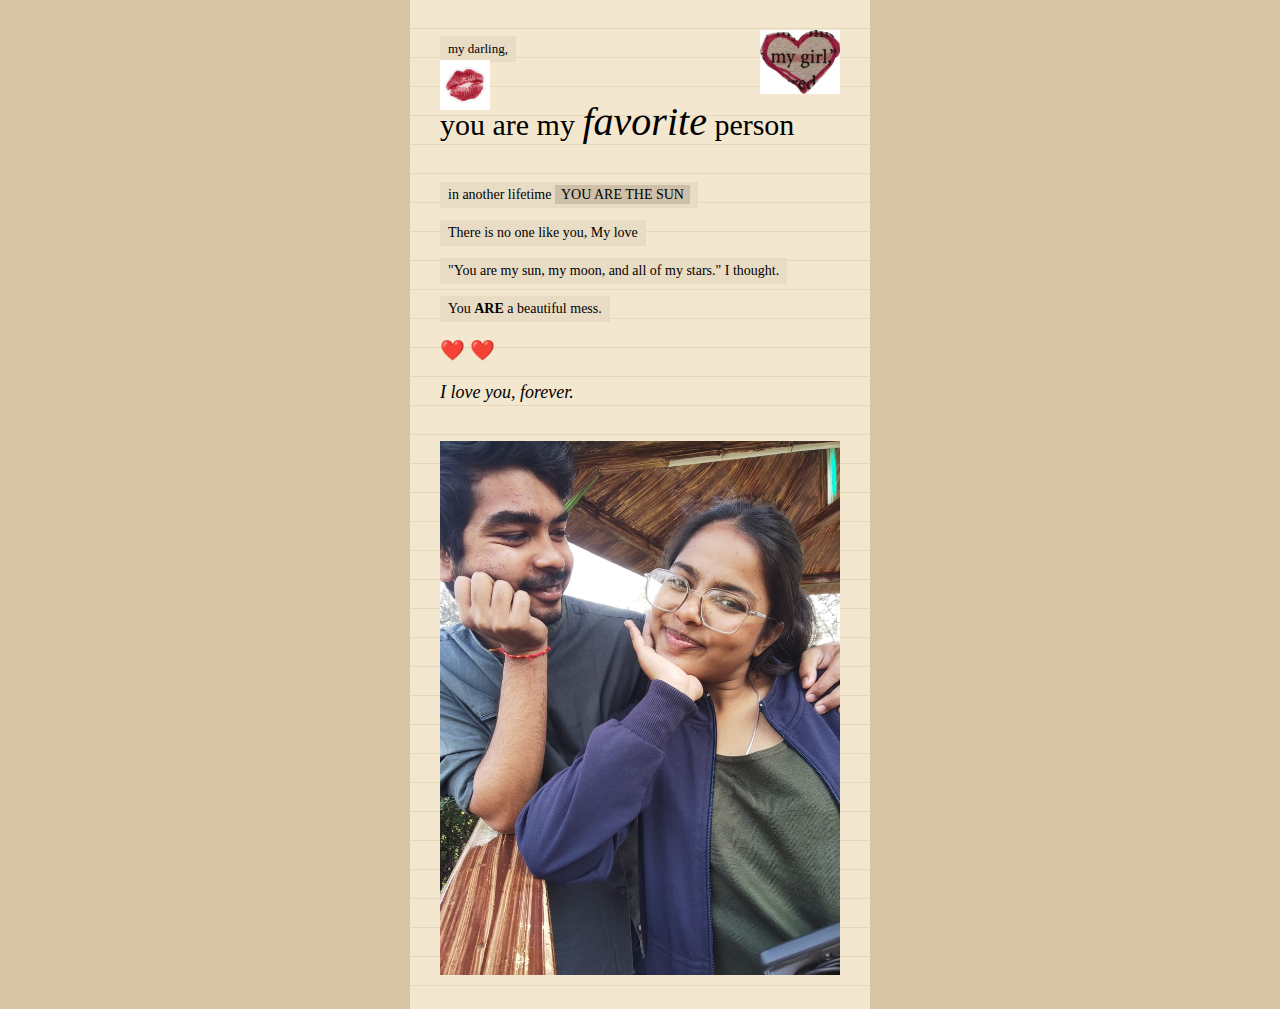
<file: index.html>
<!DOCTYPE html>
<html>
<head>
    <title>My Favorite Person</title>
    <link rel="stylesheet" href="style.css">
</head>
<body>

<div class="paper">

    <div class="top-section">
        <img src="Private/download.jpg" class="angel animate-img">
        <p class="cut small">my darling,</p>
        <p class="big">you are my <span>favorite</span> person</p>
        <img src="Private/lips.jpg" class="lips animate-img">
    </div>

    <div class="middle-text">
        <p class="cut">in another lifetime <span class="highlight">YOU ARE THE SUN</span></p>
        <p class="cut">There is no one like you, My love</p>
        <p class="cut">"You are my sun, my moon, and all of my stars." I thought.</p>
        <p class="cut">You <span class="bold">ARE</span> a beautiful mess.</p>
    </div>

    <div class="hearts">
        ❤️ ❤️
    </div>

    <p class="love">I love you, forever.</p>

    <div class="bottom-image">
        <a href="heart.html" target="_blank">
        <img src="Private/couple.jpeg" alt="Couple" class="animate-img">
        </a>
    </div>

</div>

</body>
</html>
</file>
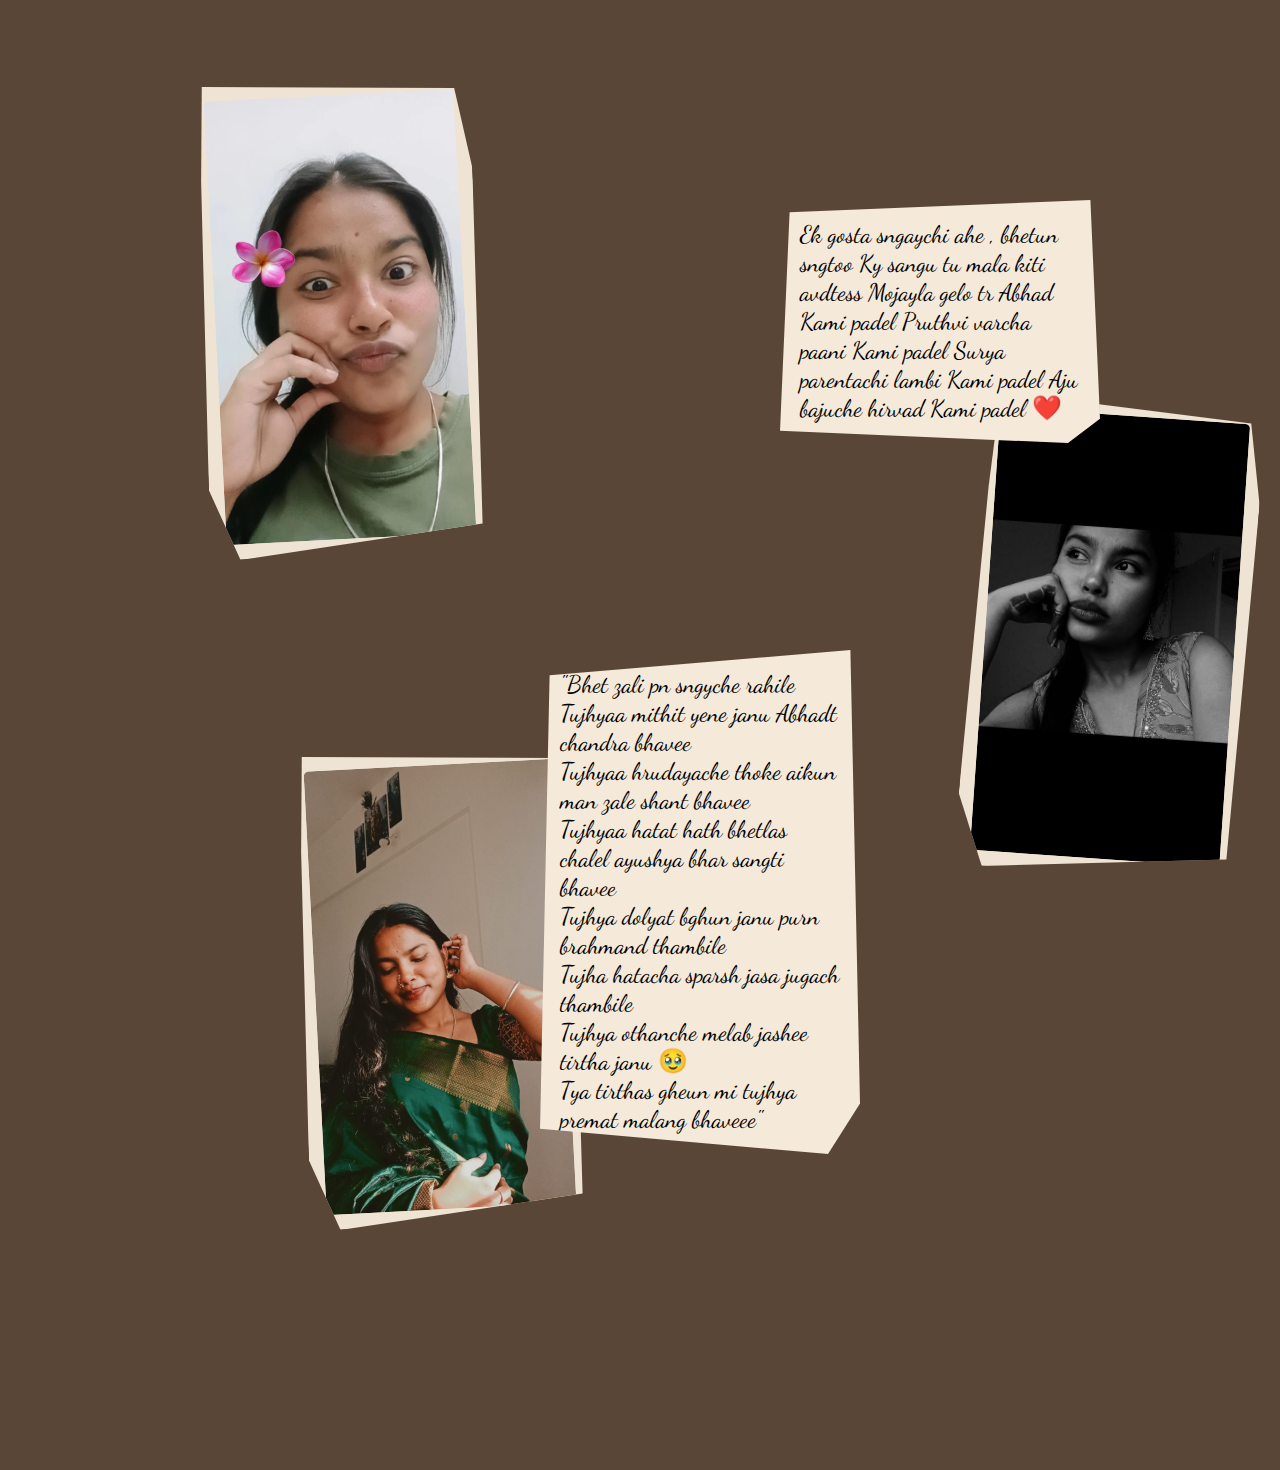
<file: heart.html>
<!DOCTYPE html>
<html lang="en">
<head>
<meta charset="UTF-8">
<meta name="viewport" content="width=device-width, initial-scale=1.0">
<title>Vintage Memories</title>

<link href="https://fonts.googleapis.com/css2?family=Playfair+Display:wght@500&family=Dancing+Script:wght@600&display=swap" rel="stylesheet">

<style>

body {
    margin: 0;
    background: #5a4636; /* Slight dark brown */
    font-family: 'Playfair Display', serif;
    overflow-x: hidden;
}

.container {
    position: relative;
    width: 100%;
    min-height: 150vh;
    padding: 60px;
}

/* Torn paper effect */
.torn {
    position: absolute;
    background: #efe3d3;
    padding: 15px;
    box-shadow: 0 15px 35px rgba(0,0,0,0.4);
    clip-path: polygon(
        5% 0%, 95% 3%, 100% 20%, 97% 95%,
        10% 100%, 0% 85%, 3% 20%
    );
    transform: rotate(-3deg);
}

.torn img {
    width: 250px;
    display: block;
    border-radius: 5px;
}

/* Quotes */
.quote {
    position: absolute;
    background: #f5e9da;
    padding: 20px;
    max-width: 280px;
    font-size: 18px;
    box-shadow: 0 10px 25px rgba(0,0,0,0.3);
    clip-path: polygon(
        3% 5%, 97% 0%, 100% 90%,
        90% 100%, 0% 95%
    );
}

.handwrite {
    font-family: 'Dancing Script', cursive;
    font-size: 24px;
}

/* Mobile */
@media(max-width: 768px){
    .torn img {
        width: 180px;
    }
    .quote {
        font-size: 16px;
    }
}

</style>
</head>

<body>

<div class="container">

    <!-- 🖼 IMAGE 1 -->
    <div class="torn" style="top:80px; left:200px;">
        <img src="Private/photo1.jpeg">
    </div>

    <!-- 🖼 IMAGE 2 -->
    <div class="torn" style="top:400px; right:150px; transform: rotate(4deg);">
        <img src="Private/photo2.jpeg">
    </div>

    <!-- 🖼 IMAGE 3 -->
    <div class="torn" style="top:750px; left:300px;">
        <img src="Private/photo3.jpeg">
    </div>

    <!-- 💬 QUOTE 1 -->
    <div class="quote handwrite" style="top:200px; right:300px;">
        Ek gosta sngaychi ahe , bhetun sngtoo
        Ky sangu tu mala kiti avdtess
        Mojayla gelo tr Abhad Kami padel 
        Pruthvi varcha paani Kami padel 
        Surya parentachi lambi Kami padel
        Aju bajuche hirvad Kami padel ❤️
    </div>

    <!-- 💬 QUOTE 2 -->
<div class="quote handwrite" 
     style="top:650px; left:50%; transform:translateX(-50%); width:500px;">
        "Bhet zali pn sngyche rahile<br>
         Tujhyaa mithit yene janu Abhadt chandra bhavee<br>
         Tujhyaa hrudayache thoke aikun man zale shant bhavee<br> 
         Tujhyaa hatat hath bhetlas chalel ayushya bhar sangti bhavee<br>
         Tujhya dolyat bghun janu purn brahmand thambile<br>
         Tujha hatacha sparsh jasa jugach thambile<br>
         Tujhya othanche melab jashee  tirtha janu 🥹<br>
         Tya tirthas gheun mi tujhya premat malang bhaveee"
    </div>

</div>

</body>
</html>
</file>
<file: style.css>
body {
    margin: 0;
    background-color: #d7c5a5;
    display: flex;
    justify-content: center;
    font-family: 'Georgia', serif;
}

.paper {
    width: 400px;
    background: #f3e7cf;
    background-image: repeating-linear-gradient(
        #f3e7cf,
        #f3e7cf 28px,
        #d8c9a8 29px
    );
    padding: 30px;
    position: relative;
}

.top-section {
    position: relative;
}

.big {
    font-size: 30px;
    line-height: 1.2;
}

.big span {
    font-size: 40px;
    font-style: italic;
}

.cut {
    background: #e8dcc5;
    display: inline-block;
    padding: 5px 8px;
    margin: 6px 0;
    font-size: 14px;
}

.small {
    font-size: 13px;
}

.highlight {
    background: #cdbfa8;
    padding: 2px 6px;
}

.bold {
    font-weight: bold;
}

.love {
    margin-top: 20px;
    font-size: 18px;
    font-style: italic;
}

.angel {
    position: absolute;
    right: 0;
    top: 0;
    width: 80px;
}

.lips {
    position: absolute;
    left: 0;
    top: 30px;
    width: 50px;
}

.hearts {
    color: darkred;
    font-size: 20px;
    margin-top: 10px;
}

.bottom-image img {
    width: 100%;
    margin-top: 20px;
}

.animate-img {
    animation: float 4s ease-in-out infinite,
               glow 3s ease-in-out infinite;
    transition: transform 0.4s ease;
}

/* Floating animation */
@keyframes float {
    0%   { transform: translateY(0px) rotate(-2deg); }
    50%  { transform: translateY(-12px) rotate(2deg); }
    100% { transform: translateY(0px) rotate(-2deg); }
}

/* Soft romantic glow */
@keyframes glow {
    0%   { filter: drop-shadow(0 0 0px rgba(255,0,0,0.2)); }
    50%  { filter: drop-shadow(0 0 12px rgba(255,0,0,0.5)); }
    100% { filter: drop-shadow(0 0 0px rgba(255,0,0,0.2)); }
}

/* Hover effect */
.animate-img:hover {
    transform: scale(1.1) rotate(5deg);
}
</file>
